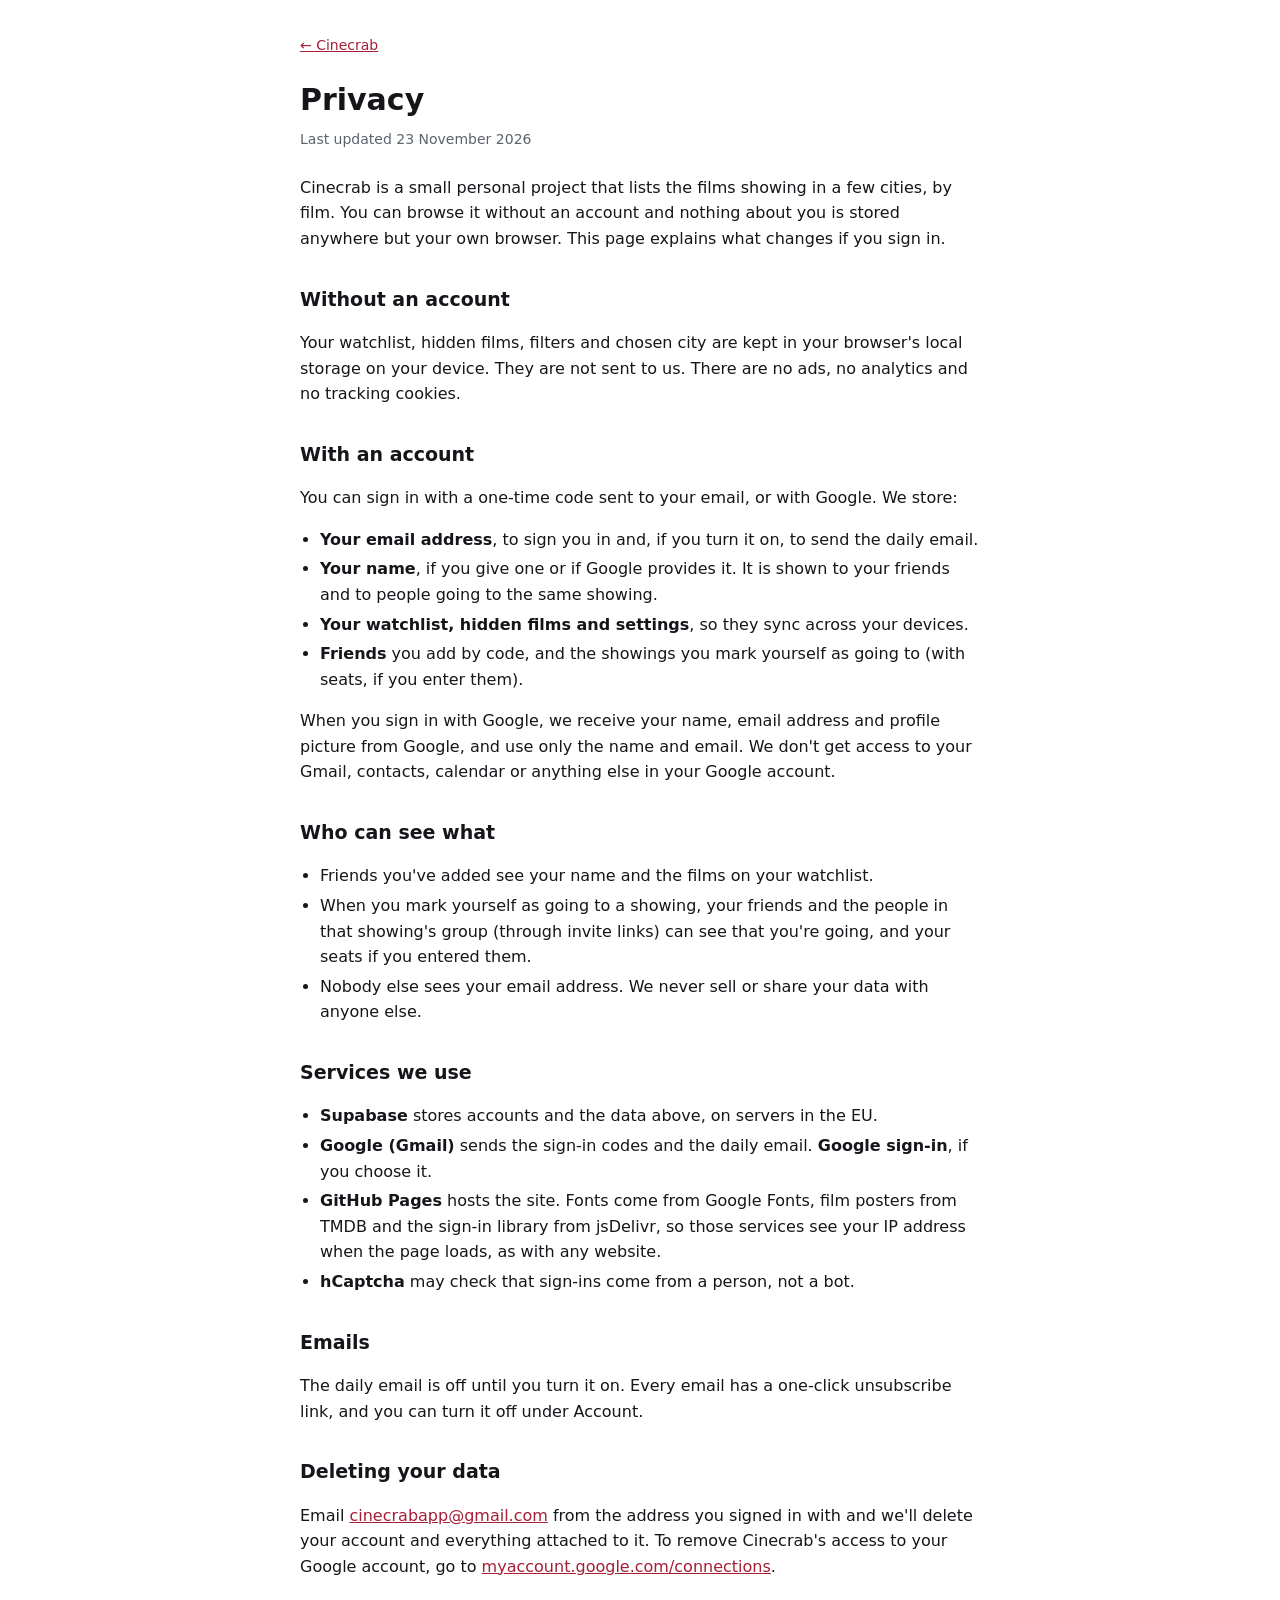
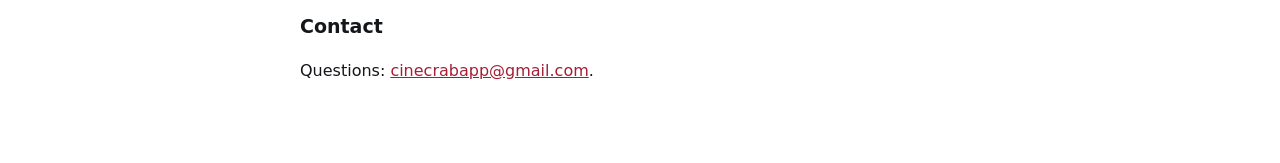
<file: site/privacy/index.html>
<!doctype html>
<html lang="en">
<head>
<meta charset="utf-8">
<meta name="viewport" content="width=device-width, initial-scale=1">
<title>Privacy · Cinecrab</title>
<meta name="description" content="What Cinecrab stores about you, why, and how to have it deleted.">
<link rel="icon" href="../icons/favicon-32.png">
<style>
  :root { --bg: #fff; --ink: #14161a; --muted: #5c636e; --line: #e2e5ea; --accent: #a51e36; }
  @media (prefers-color-scheme: dark) { :root { --bg: #0a0c0f; --ink: #e9ebef; --muted: #9aa1ac; --line: #262a31; --accent: #ff6b81; } }
  body { margin: 0; background: var(--bg); color: var(--ink); font: 16px/1.6 system-ui, -apple-system, "Segoe UI", sans-serif; }
  main { max-width: 680px; margin: 0 auto; padding: 32px 16px 64px; }
  h1 { font-size: 30px; margin: 0 0 4px; } h2 { font-size: 19px; margin: 32px 0 6px; }
  .meta { color: var(--muted); font-size: 14px; margin: 0 0 24px; }
  a { color: var(--accent); } ul { padding-left: 20px; } li { margin: 4px 0; }
  .back { display: inline-block; margin-bottom: 20px; font-size: 14px; }
</style>
</head>
<body>
<main>
<a class="back" href="../">← Cinecrab</a>
<h1>Privacy</h1>
<p class="meta">Last updated 23 November 2026</p>

<p>Cinecrab is a small personal project that lists the films showing in a few cities, by film. You can browse it without an account
and nothing about you is stored anywhere but your own browser. This page explains what changes if you sign in.</p>

<h2>Without an account</h2>
<p>Your watchlist, hidden films, filters and chosen city are kept in your browser's local storage on your device. They are not sent to us.
There are no ads, no analytics and no tracking cookies.</p>

<h2>With an account</h2>
<p>You can sign in with a one-time code sent to your email, or with Google. We store:</p>
<ul>
  <li><b>Your email address</b>, to sign you in and, if you turn it on, to send the daily email.</li>
  <li><b>Your name</b>, if you give one or if Google provides it. It is shown to your friends and to people going to the same showing.</li>
  <li><b>Your watchlist, hidden films and settings</b>, so they sync across your devices.</li>
  <li><b>Friends</b> you add by code, and the showings you mark yourself as going to (with seats, if you enter them).</li>
</ul>
<p>When you sign in with Google, we receive your name, email address and profile picture from Google, and use only the name and email.
We don't get access to your Gmail, contacts, calendar or anything else in your Google account.</p>

<h2>Who can see what</h2>
<ul>
  <li>Friends you've added see your name and the films on your watchlist.</li>
  <li>When you mark yourself as going to a showing, your friends and the people in that showing's group (through invite links) can see that you're going, and your seats if you entered them.</li>
  <li>Nobody else sees your email address. We never sell or share your data with anyone else.</li>
</ul>

<h2>Services we use</h2>
<ul>
  <li><b>Supabase</b> stores accounts and the data above, on servers in the EU.</li>
  <li><b>Google (Gmail)</b> sends the sign-in codes and the daily email. <b>Google sign-in</b>, if you choose it.</li>
  <li><b>GitHub Pages</b> hosts the site. Fonts come from Google Fonts, film posters from TMDB and the sign-in library from jsDelivr, so those services see your IP address when the page loads, as with any website.</li>
  <li><b>hCaptcha</b> may check that sign-ins come from a person, not a bot.</li>
</ul>

<h2>Emails</h2>
<p>The daily email is off until you turn it on. Every email has a one-click unsubscribe link, and you can turn it off under Account.</p>

<h2>Deleting your data</h2>
<p>Email <a href="mailto:cinecrabapp@gmail.com">cinecrabapp@gmail.com</a> from the address you signed in with and we'll delete your account and everything
attached to it. To remove Cinecrab's access to your Google account, go to
<a href="https://myaccount.google.com/connections">myaccount.google.com/connections</a>.</p>

<h2>Contact</h2>
<p>Questions: <a href="mailto:cinecrabapp@gmail.com">cinecrabapp@gmail.com</a>.</p>
</main>
</body>
</html>
</file>
